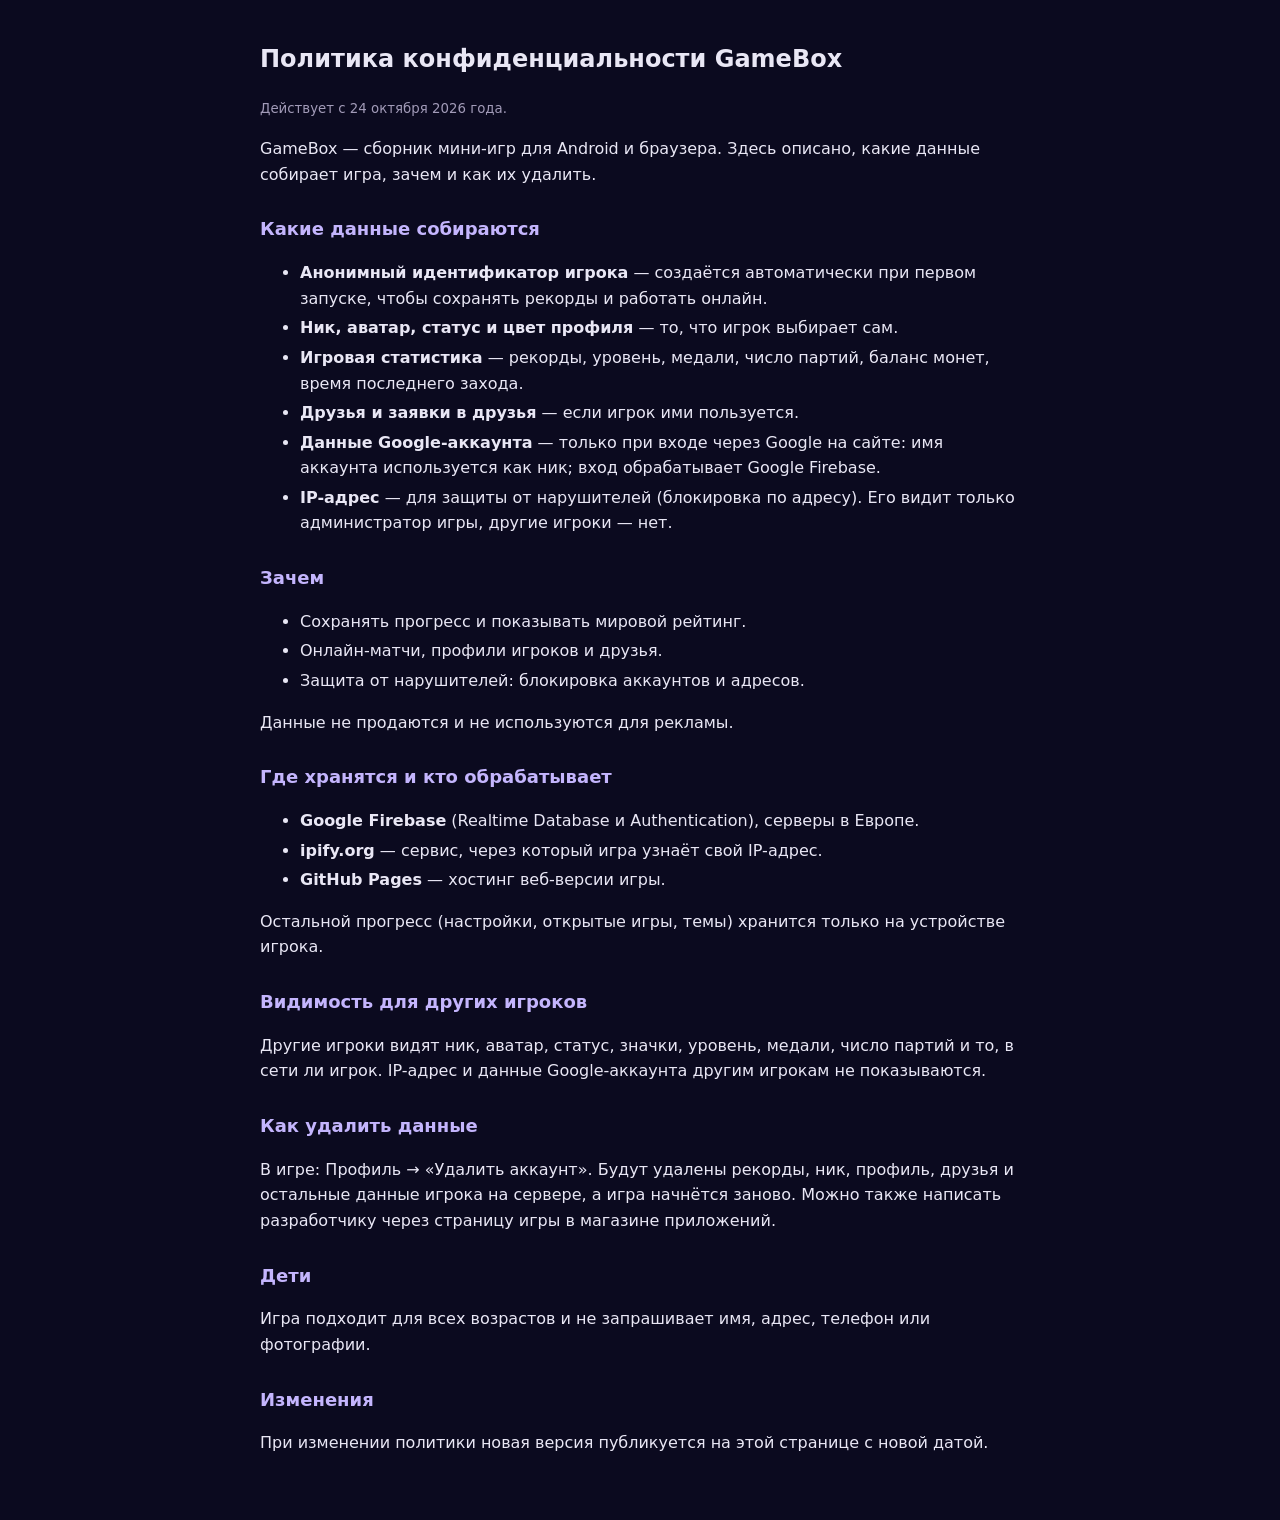
<file: assets/privacy.html>
<!doctype html>
<html lang="ru">
<head>
<meta charset="utf-8">
<meta name="viewport" content="width=device-width,initial-scale=1">
<title>GameBox — политика конфиденциальности</title>
<style>
body { margin:0; background:#0b0a1f; color:#e9e7f5; font:16px/1.6 system-ui, sans-serif; }
main { max-width:760px; margin:0 auto; padding:24px 16px 48px; }
h1 { font-size:24px; } h2 { font-size:18px; margin-top:28px; color:#c4b5fd; }
li { margin:4px 0; } small { color:#a29bb8; }
</style>
</head>
<body>
<main>
<h1>Политика конфиденциальности GameBox</h1>
<p><small>Действует с 24 октября 2026 года.</small></p>
<p>GameBox — сборник мини-игр для Android и браузера. Здесь описано, какие данные собирает игра, зачем и как их удалить.</p>

<h2>Какие данные собираются</h2>
<ul>
<li><b>Анонимный идентификатор игрока</b> — создаётся автоматически при первом запуске, чтобы сохранять рекорды и работать онлайн.</li>
<li><b>Ник, аватар, статус и цвет профиля</b> — то, что игрок выбирает сам.</li>
<li><b>Игровая статистика</b> — рекорды, уровень, медали, число партий, баланс монет, время последнего захода.</li>
<li><b>Друзья и заявки в друзья</b> — если игрок ими пользуется.</li>
<li><b>Данные Google-аккаунта</b> — только при входе через Google на сайте: имя аккаунта используется как ник; вход обрабатывает Google Firebase.</li>
<li><b>IP-адрес</b> — для защиты от нарушителей (блокировка по адресу). Его видит только администратор игры, другие игроки — нет.</li>
</ul>

<h2>Зачем</h2>
<ul>
<li>Сохранять прогресс и показывать мировой рейтинг.</li>
<li>Онлайн-матчи, профили игроков и друзья.</li>
<li>Защита от нарушителей: блокировка аккаунтов и адресов.</li>
</ul>
<p>Данные не продаются и не используются для рекламы.</p>

<h2>Где хранятся и кто обрабатывает</h2>
<ul>
<li><b>Google Firebase</b> (Realtime Database и Authentication), серверы в Европе.</li>
<li><b>ipify.org</b> — сервис, через который игра узнаёт свой IP-адрес.</li>
<li><b>GitHub Pages</b> — хостинг веб-версии игры.</li>
</ul>
<p>Остальной прогресс (настройки, открытые игры, темы) хранится только на устройстве игрока.</p>

<h2>Видимость для других игроков</h2>
<p>Другие игроки видят ник, аватар, статус, значки, уровень, медали, число партий и то, в сети ли игрок. IP-адрес и данные Google-аккаунта другим игрокам не показываются.</p>

<h2>Как удалить данные</h2>
<p>В игре: Профиль → «Удалить аккаунт». Будут удалены рекорды, ник, профиль, друзья и остальные данные игрока на сервере, а игра начнётся заново. Можно также написать разработчику через страницу игры в магазине приложений.</p>

<h2>Дети</h2>
<p>Игра подходит для всех возрастов и не запрашивает имя, адрес, телефон или фотографии.</p>

<h2>Изменения</h2>
<p>При изменении политики новая версия публикуется на этой странице с новой датой.</p>
</main>
</body>
</html>
</file>
